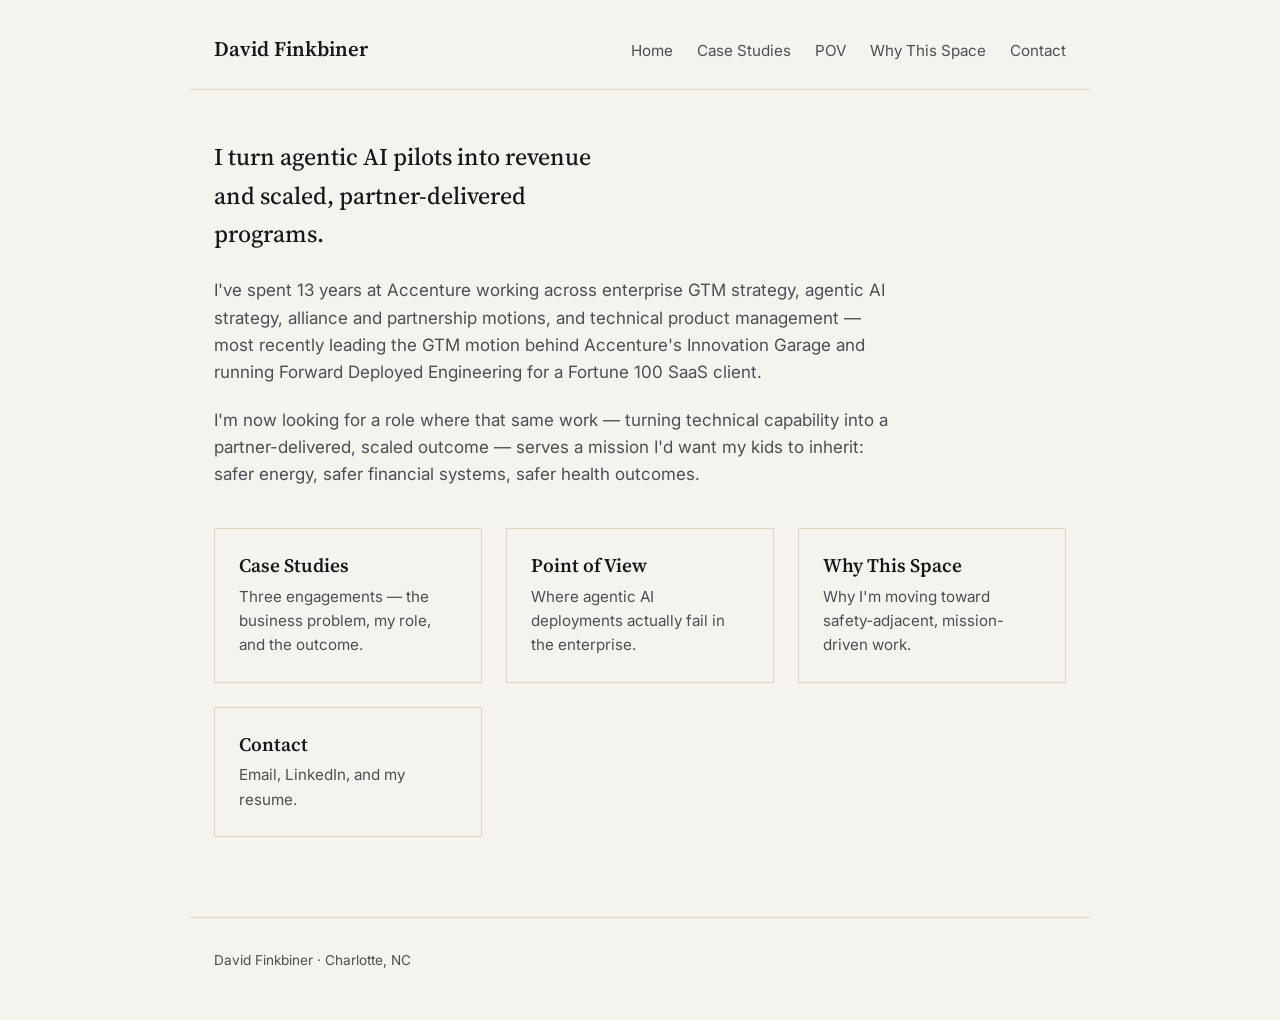
<file: index.html>
<!DOCTYPE html>
<html lang="en">
<head>
<meta charset="UTF-8">
<meta name="viewport" content="width=device-width, initial-scale=1.0">
<title>David Finkbiner</title>
<meta name="description" content="David Finkbiner — enterprise GTM strategy and agentic AI deployment.">
<link rel="preconnect" href="https://fonts.googleapis.com">
<link href="https://fonts.googleapis.com/css2?family=Source+Serif+4:wght@500;600&family=Inter:wght@400;500&display=swap" rel="stylesheet">
<link rel="stylesheet" href="css/style.css">
</head>
<body>
<header class="site-header">
  <span class="name">David Finkbiner</span>
  <nav>
    <a href="index.html">Home</a>
    <a href="case-studies/index.html">Case Studies</a>
    <a href="pov.html">POV</a>
    <a href="why.html">Why This Space</a>
    <a href="contact.html">Contact</a>
  </nav>
</header>

<main>
  <p class="hero-thesis">I turn agentic AI pilots into revenue and scaled, partner-delivered programs.</p>

  <div class="bio">
    <p>I've spent 13 years at Accenture working across enterprise GTM strategy, agentic AI strategy, alliance and partnership motions, and technical product management — most recently leading the GTM motion behind Accenture's Innovation Garage and running Forward Deployed Engineering for a Fortune 100 SaaS client.</p>
    <p>I'm now looking for a role where that same work — turning technical capability into a partner-delivered, scaled outcome — serves a mission I'd want my kids to inherit: safer energy, safer financial systems, safer health outcomes.</p>
  </div>

  <div class="card-grid">
    <a class="nav-card" href="case-studies/index.html">
      <h3>Case Studies</h3>
      <p>Three engagements — the business problem, my role, and the outcome.</p>
    </a>
    <a class="nav-card" href="pov.html">
      <h3>Point of View</h3>
      <p>Where agentic AI deployments actually fail in the enterprise.</p>
    </a>
    <a class="nav-card" href="why.html">
      <h3>Why This Space</h3>
      <p>Why I'm moving toward safety-adjacent, mission-driven work.</p>
    </a>
    <a class="nav-card" href="contact.html">
      <h3>Contact</h3>
      <p>Email, LinkedIn, and my resume.</p>
    </a>
  </div>
</main>

<footer>David Finkbiner &middot; Charlotte, NC</footer>
</body>
</html>
</file>
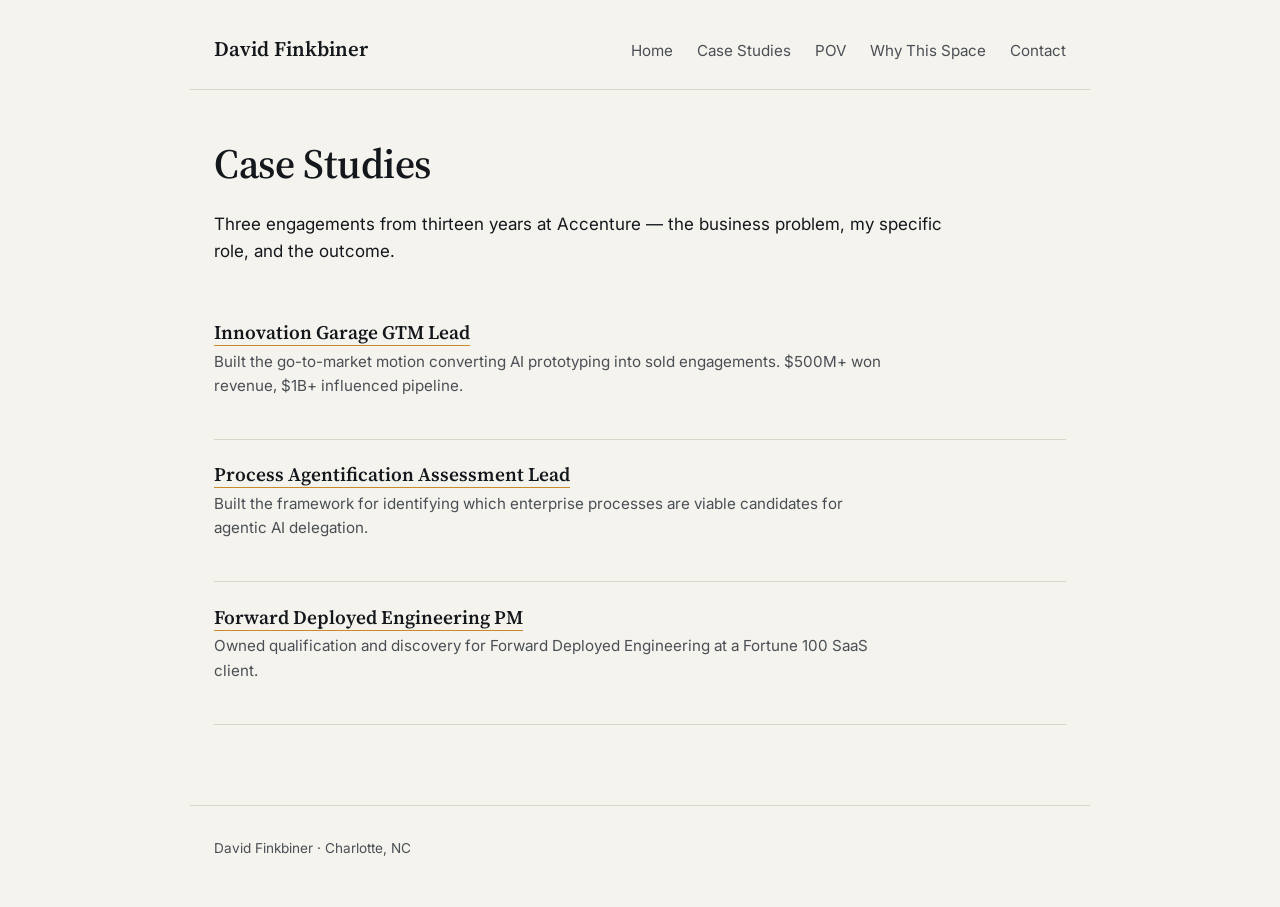
<file: case-studies/index.html>
<!DOCTYPE html>
<html lang="en">
<head>
<meta charset="UTF-8">
<meta name="viewport" content="width=device-width, initial-scale=1.0">
<title>Case Studies — David Finkbiner</title>
<link rel="preconnect" href="https://fonts.googleapis.com">
<link href="https://fonts.googleapis.com/css2?family=Source+Serif+4:wght@500;600&family=Inter:wght@400;500&display=swap" rel="stylesheet">
<link rel="stylesheet" href="../css/style.css">
</head>
<body>
<header class="site-header">
  <span class="name">David Finkbiner</span>
  <nav>
    <a href="../index.html">Home</a>
    <a href="index.html">Case Studies</a>
    <a href="../pov.html">POV</a>
    <a href="../why.html">Why This Space</a>
    <a href="../contact.html">Contact</a>
  </nav>
</header>

<main>
  <h1>Case Studies</h1>
  <p>Three engagements from thirteen years at Accenture — the business problem, my specific role, and the outcome.</p>

  <div class="case-index-list">
    <div class="case-index-item">
      <h3><a href="innovation-garage.html">Innovation Garage GTM Lead</a></h3>
      <p>Built the go-to-market motion converting AI prototyping into sold engagements. $500M+ won revenue, $1B+ influenced pipeline.</p>
    </div>
    <div class="case-index-item">
      <h3><a href="process-agentification.html">Process Agentification Assessment Lead</a></h3>
      <p>Built the framework for identifying which enterprise processes are viable candidates for agentic AI delegation.</p>
    </div>
    <div class="case-index-item">
      <h3><a href="fde-poc.html">Forward Deployed Engineering PM</a></h3>
      <p>Owned qualification and discovery for Forward Deployed Engineering at a Fortune 100 SaaS client.</p>
    </div>
  </div>
</main>

<footer>David Finkbiner &middot; Charlotte, NC</footer>
</body>
</html>
</file>
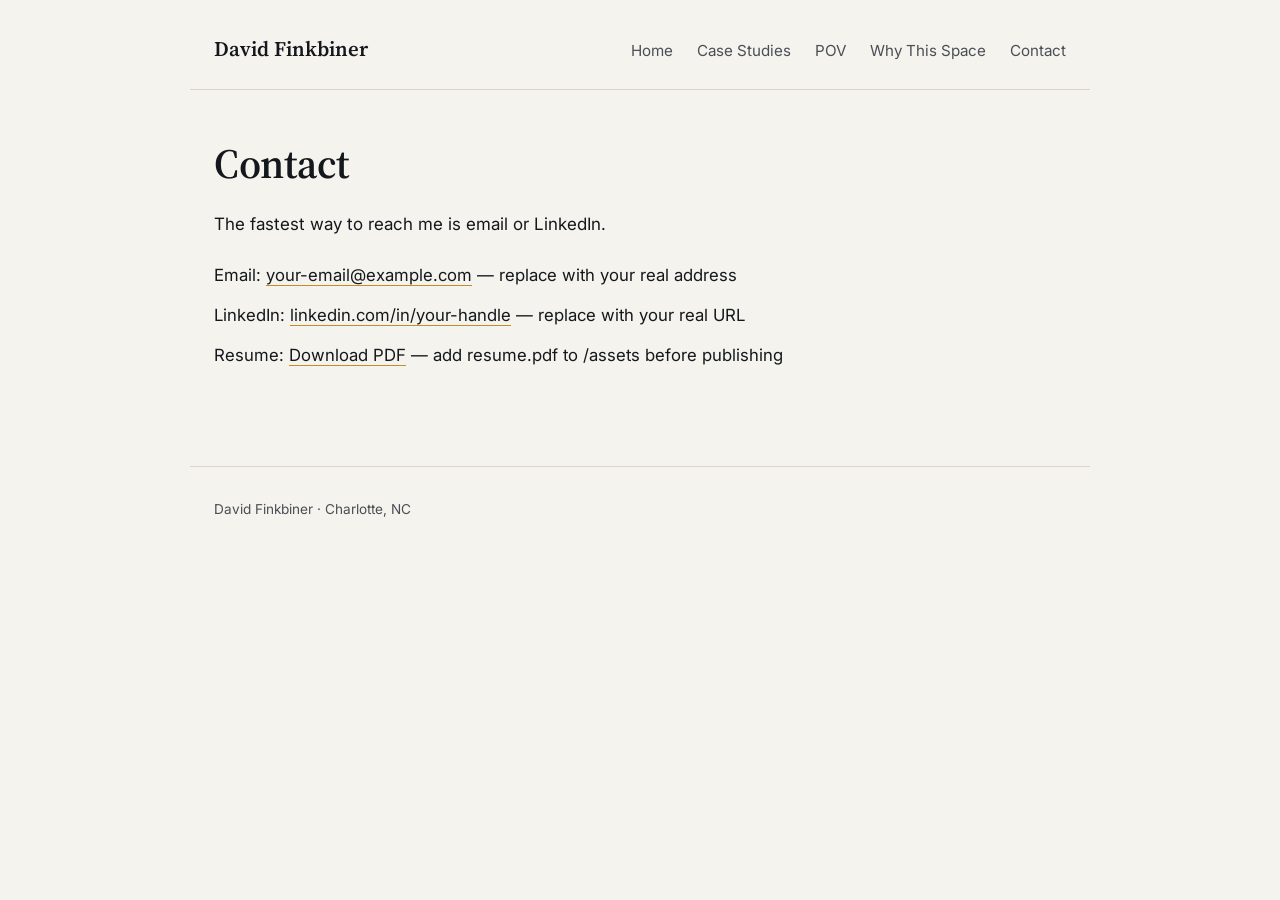
<file: contact.html>
<!DOCTYPE html>
<html lang="en">
<head>
<meta charset="UTF-8">
<meta name="viewport" content="width=device-width, initial-scale=1.0">
<title>Contact — David Finkbiner</title>
<link rel="preconnect" href="https://fonts.googleapis.com">
<link href="https://fonts.googleapis.com/css2?family=Source+Serif+4:wght@500;600&family=Inter:wght@400;500&display=swap" rel="stylesheet">
<link rel="stylesheet" href="css/style.css">
</head>
<body>
<header class="site-header">
  <span class="name">David Finkbiner</span>
  <nav>
    <a href="index.html">Home</a>
    <a href="case-studies/index.html">Case Studies</a>
    <a href="pov.html">POV</a>
    <a href="why.html">Why This Space</a>
    <a href="contact.html">Contact</a>
  </nav>
</header>

<main>
  <h1>Contact</h1>
  <p>The fastest way to reach me is email or LinkedIn.</p>
  <ul class="contact-list">
    <li>Email: <a href="mailto:your-email@example.com">your-email@example.com</a> — replace with your real address</li>
    <li>LinkedIn: <a href="https://linkedin.com/in/your-handle">linkedin.com/in/your-handle</a> — replace with your real URL</li>
    <li>Resume: <a href="assets/resume.pdf">Download PDF</a> — add resume.pdf to /assets before publishing</li>
  </ul>
</main>

<footer>David Finkbiner &middot; Charlotte, NC</footer>
</body>
</html>
</file>
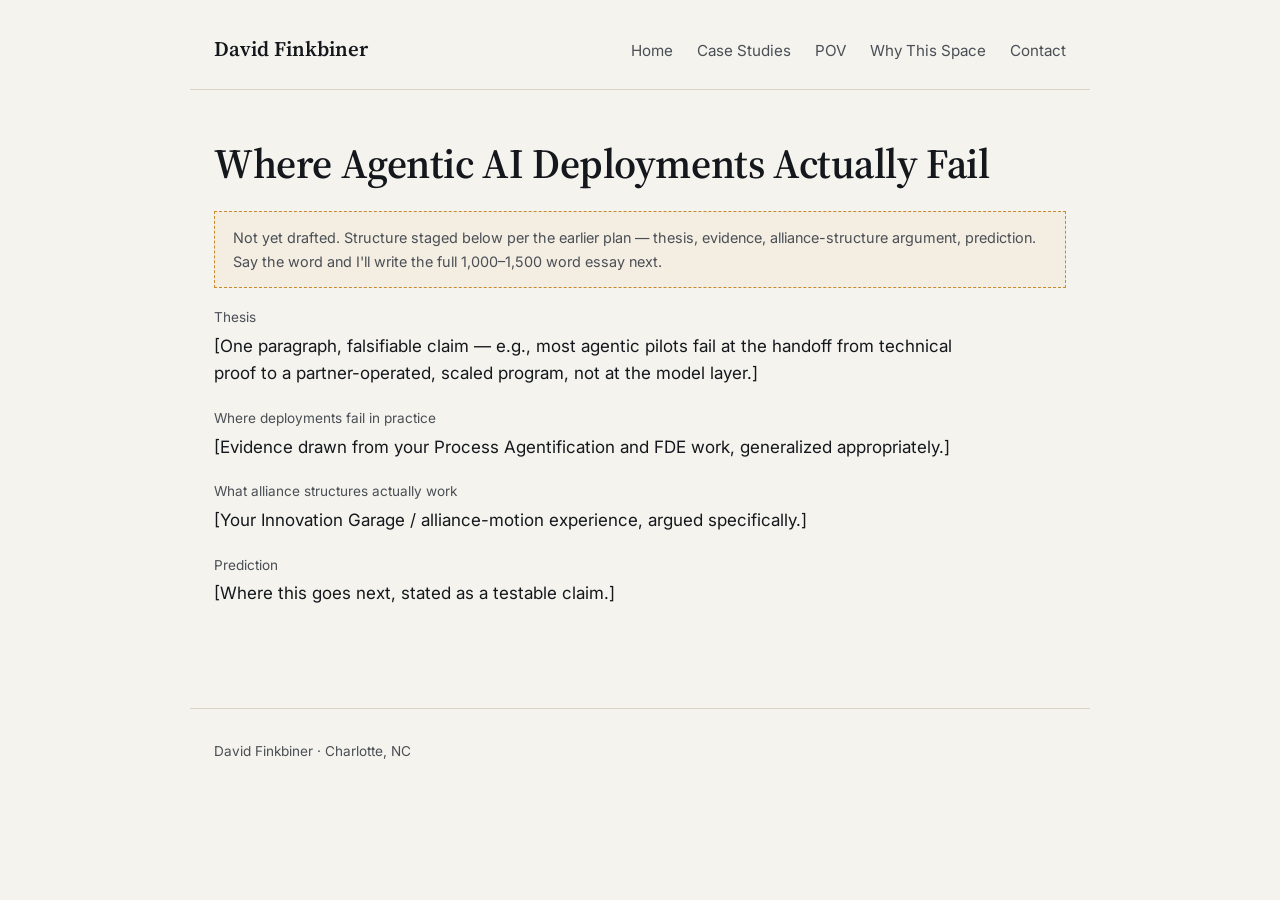
<file: pov.html>
<!DOCTYPE html>
<html lang="en">
<head>
<meta charset="UTF-8">
<meta name="viewport" content="width=device-width, initial-scale=1.0">
<title>Point of View — David Finkbiner</title>
<link rel="preconnect" href="https://fonts.googleapis.com">
<link href="https://fonts.googleapis.com/css2?family=Source+Serif+4:wght@500;600&family=Inter:wght@400;500&display=swap" rel="stylesheet">
<link rel="stylesheet" href="css/style.css">
</head>
<body>
<header class="site-header">
  <span class="name">David Finkbiner</span>
  <nav>
    <a href="index.html">Home</a>
    <a href="case-studies/index.html">Case Studies</a>
    <a href="pov.html">POV</a>
    <a href="why.html">Why This Space</a>
    <a href="contact.html">Contact</a>
  </nav>
</header>

<main>
  <h1>Where Agentic AI Deployments Actually Fail</h1>
  <div class="gap-flag">
    Not yet drafted. Structure staged below per the earlier plan — thesis, evidence, alliance-structure argument, prediction. Say the word and I'll write the full 1,000–1,500 word essay next.
  </div>
  <p class="section-label">Thesis</p>
  <p>[One paragraph, falsifiable claim — e.g., most agentic pilots fail at the handoff from technical proof to a partner-operated, scaled program, not at the model layer.]</p>
  <p class="section-label">Where deployments fail in practice</p>
  <p>[Evidence drawn from your Process Agentification and FDE work, generalized appropriately.]</p>
  <p class="section-label">What alliance structures actually work</p>
  <p>[Your Innovation Garage / alliance-motion experience, argued specifically.]</p>
  <p class="section-label">Prediction</p>
  <p>[Where this goes next, stated as a testable claim.]</p>
</main>

<footer>David Finkbiner &middot; Charlotte, NC</footer>
</body>
</html>
</file>
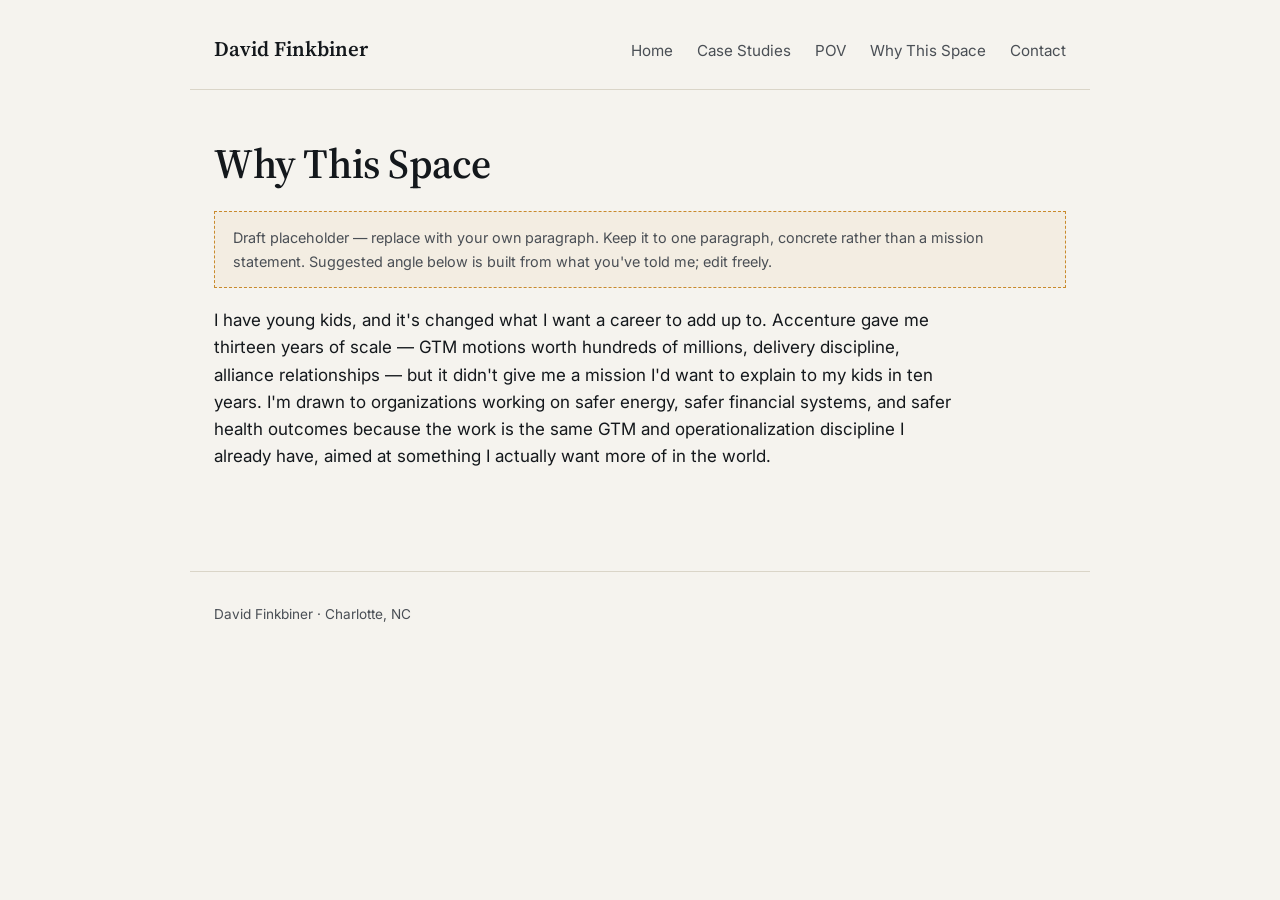
<file: why.html>
<!DOCTYPE html>
<html lang="en">
<head>
<meta charset="UTF-8">
<meta name="viewport" content="width=device-width, initial-scale=1.0">
<title>Why This Space — David Finkbiner</title>
<link rel="preconnect" href="https://fonts.googleapis.com">
<link href="https://fonts.googleapis.com/css2?family=Source+Serif+4:wght@500;600&family=Inter:wght@400;500&display=swap" rel="stylesheet">
<link rel="stylesheet" href="css/style.css">
</head>
<body>
<header class="site-header">
  <span class="name">David Finkbiner</span>
  <nav>
    <a href="index.html">Home</a>
    <a href="case-studies/index.html">Case Studies</a>
    <a href="pov.html">POV</a>
    <a href="why.html">Why This Space</a>
    <a href="contact.html">Contact</a>
  </nav>
</header>

<main>
  <h1>Why This Space</h1>
  <div class="gap-flag">
    Draft placeholder — replace with your own paragraph. Keep it to one paragraph, concrete rather than a mission statement. Suggested angle below is built from what you've told me; edit freely.
  </div>
  <p>I have young kids, and it's changed what I want a career to add up to. Accenture gave me thirteen years of scale — GTM motions worth hundreds of millions, delivery discipline, alliance relationships — but it didn't give me a mission I'd want to explain to my kids in ten years. I'm drawn to organizations working on safer energy, safer financial systems, and safer health outcomes because the work is the same GTM and operationalization discipline I already have, aimed at something I actually want more of in the world.</p>
</main>

<footer>David Finkbiner &middot; Charlotte, NC</footer>
</body>
</html>
</file>
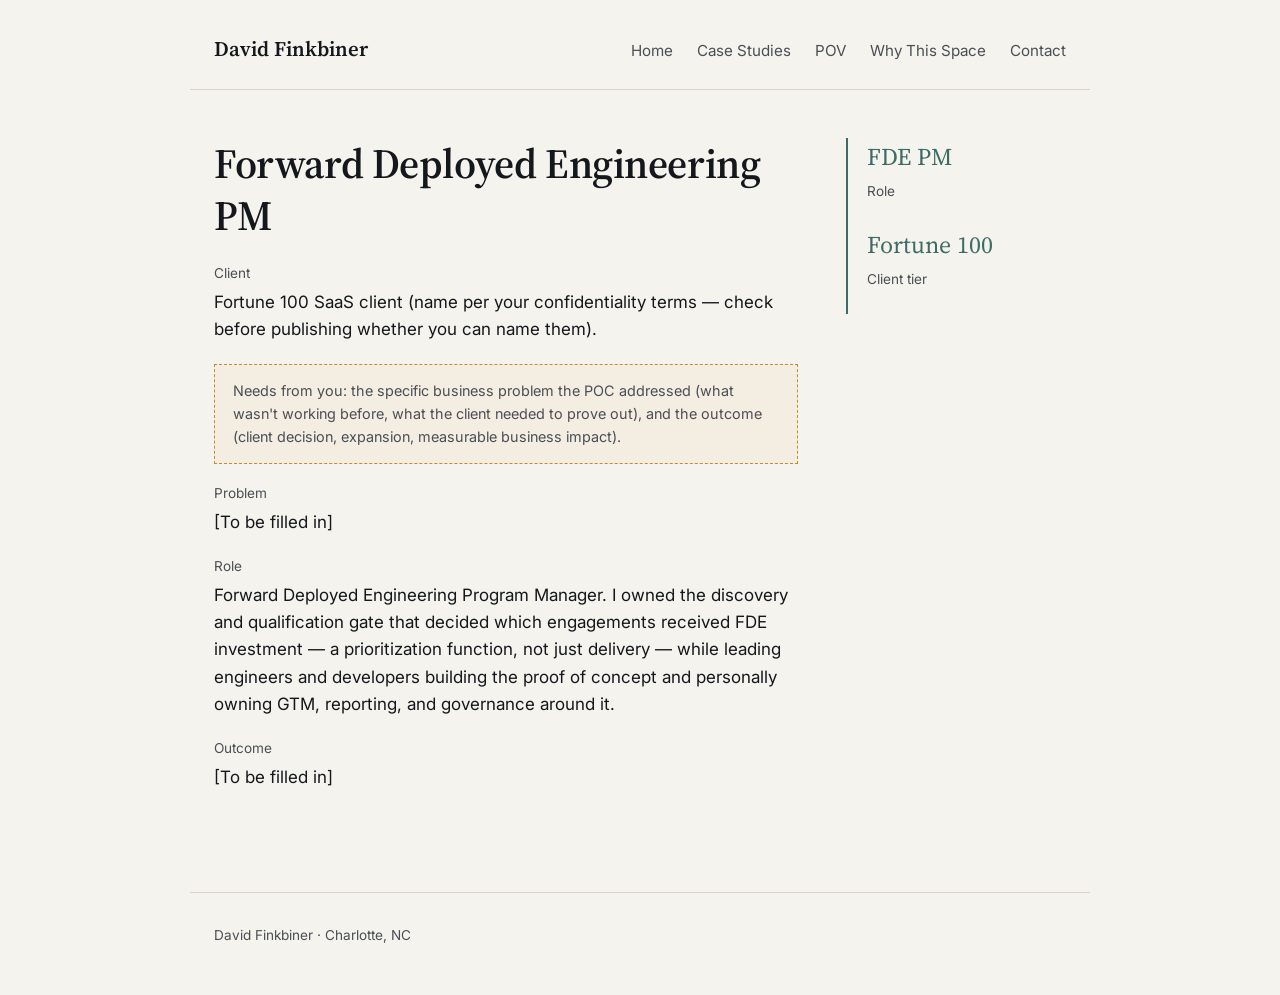
<file: case-studies/fde-poc.html>
<!DOCTYPE html>
<html lang="en">
<head>
<meta charset="UTF-8">
<meta name="viewport" content="width=device-width, initial-scale=1.0">
<title>Forward Deployed Engineering PM — David Finkbiner</title>
<link rel="preconnect" href="https://fonts.googleapis.com">
<link href="https://fonts.googleapis.com/css2?family=Source+Serif+4:wght@500;600&family=Inter:wght@400;500&display=swap" rel="stylesheet">
<link rel="stylesheet" href="../css/style.css">
</head>
<body>
<header class="site-header">
  <span class="name">David Finkbiner</span>
  <nav>
    <a href="../index.html">Home</a>
    <a href="index.html">Case Studies</a>
    <a href="../pov.html">POV</a>
    <a href="../why.html">Why This Space</a>
    <a href="../contact.html">Contact</a>
  </nav>
</header>

<main>
  <div class="case-layout">
    <div>
      <h1>Forward Deployed Engineering PM</h1>
      <p class="section-label">Client</p>
      <p>Fortune 100 SaaS client (name per your confidentiality terms — check before publishing whether you can name them).</p>

      <div class="gap-flag">
        Needs from you: the specific business problem the POC addressed (what wasn't working before, what the client needed to prove out), and the outcome (client decision, expansion, measurable business impact).
      </div>

      <p class="section-label">Problem</p>
      <p>[To be filled in]</p>

      <p class="section-label">Role</p>
      <p>Forward Deployed Engineering Program Manager. I owned the discovery and qualification gate that decided which engagements received FDE investment — a prioritization function, not just delivery — while leading engineers and developers building the proof of concept and personally owning GTM, reporting, and governance around it.</p>

      <p class="section-label">Outcome</p>
      <p>[To be filled in]</p>
    </div>

    <aside class="case-stats">
      <div class="stat"><span class="value">FDE PM</span><span class="label">Role</span></div>
      <div class="stat"><span class="value">Fortune 100</span><span class="label">Client tier</span></div>
    </aside>
  </div>
</main>

<footer>David Finkbiner &middot; Charlotte, NC</footer>
</body>
</html>
</file>
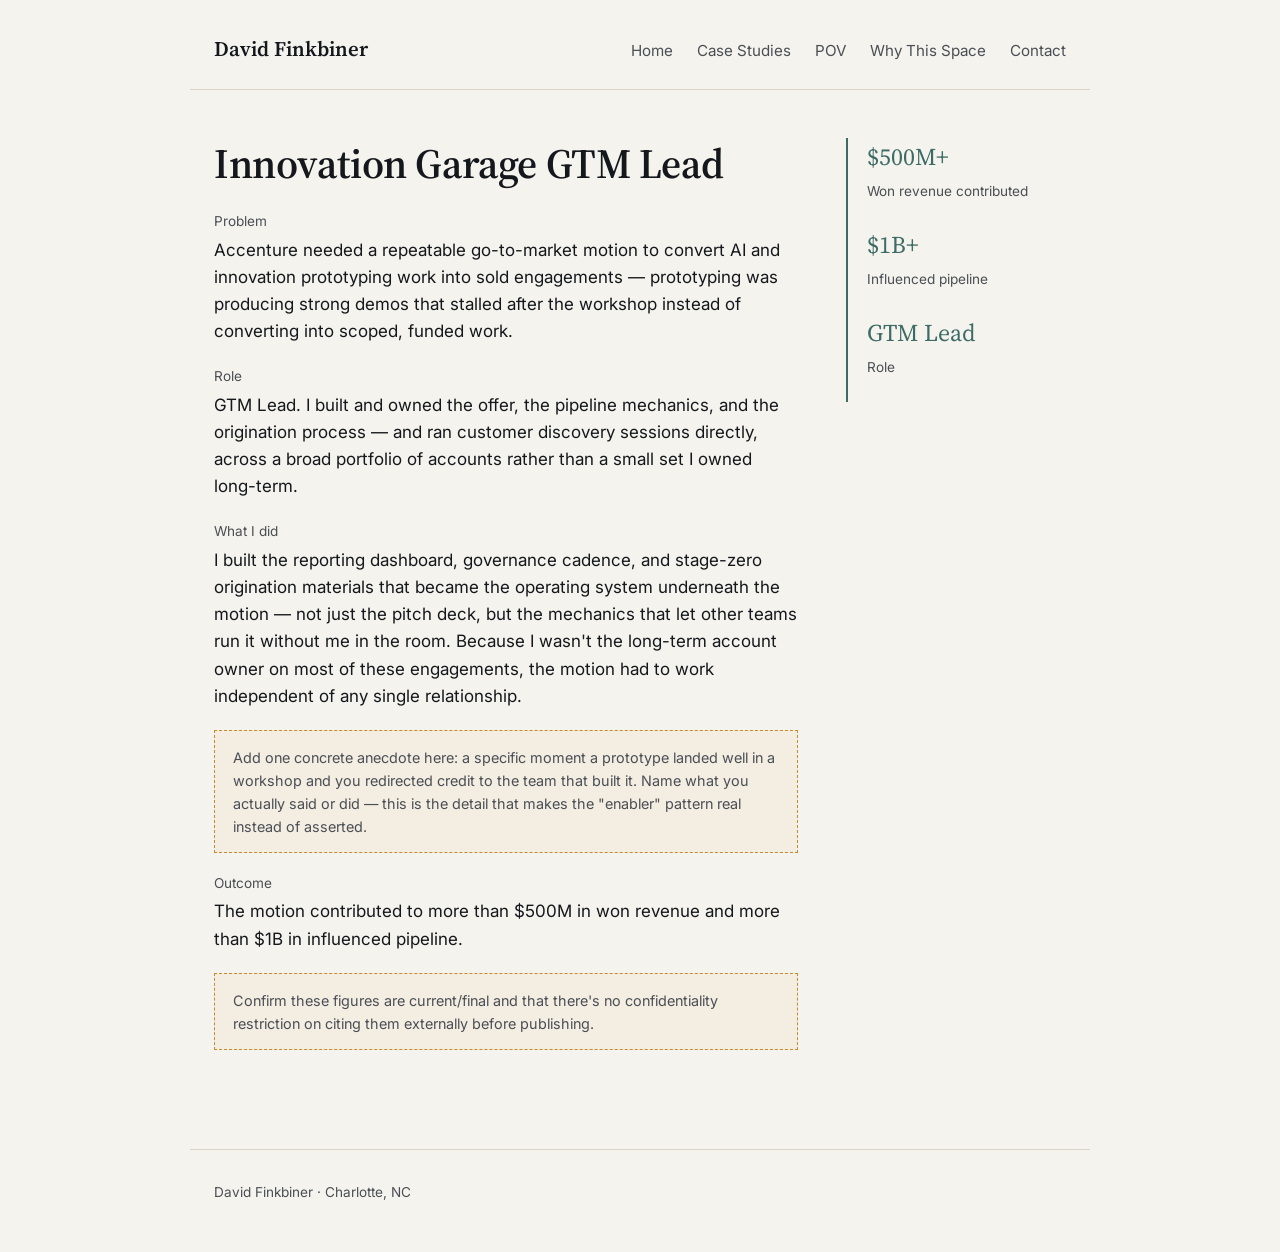
<file: case-studies/innovation-garage.html>
<!DOCTYPE html>
<html lang="en">
<head>
<meta charset="UTF-8">
<meta name="viewport" content="width=device-width, initial-scale=1.0">
<title>Innovation Garage GTM Lead — David Finkbiner</title>
<link rel="preconnect" href="https://fonts.googleapis.com">
<link href="https://fonts.googleapis.com/css2?family=Source+Serif+4:wght@500;600&family=Inter:wght@400;500&display=swap" rel="stylesheet">
<link rel="stylesheet" href="../css/style.css">
</head>
<body>
<header class="site-header">
  <span class="name">David Finkbiner</span>
  <nav>
    <a href="../index.html">Home</a>
    <a href="index.html">Case Studies</a>
    <a href="../pov.html">POV</a>
    <a href="../why.html">Why This Space</a>
    <a href="../contact.html">Contact</a>
  </nav>
</header>

<main>
  <div class="case-layout">
    <div>
      <h1>Innovation Garage GTM Lead</h1>

      <p class="section-label">Problem</p>
      <p>Accenture needed a repeatable go-to-market motion to convert AI and innovation prototyping work into sold engagements — prototyping was producing strong demos that stalled after the workshop instead of converting into scoped, funded work.</p>

      <p class="section-label">Role</p>
      <p>GTM Lead. I built and owned the offer, the pipeline mechanics, and the origination process — and ran customer discovery sessions directly, across a broad portfolio of accounts rather than a small set I owned long-term.</p>

      <p class="section-label">What I did</p>
      <p>I built the reporting dashboard, governance cadence, and stage-zero origination materials that became the operating system underneath the motion — not just the pitch deck, but the mechanics that let other teams run it without me in the room. Because I wasn't the long-term account owner on most of these engagements, the motion had to work independent of any single relationship.</p>

      <div class="gap-flag">
        Add one concrete anecdote here: a specific moment a prototype landed well in a workshop and you redirected credit to the team that built it. Name what you actually said or did — this is the detail that makes the "enabler" pattern real instead of asserted.
      </div>

      <p class="section-label">Outcome</p>
      <p>The motion contributed to more than $500M in won revenue and more than $1B in influenced pipeline.</p>
      <div class="gap-flag">Confirm these figures are current/final and that there's no confidentiality restriction on citing them externally before publishing.</div>
    </div>

    <aside class="case-stats">
      <div class="stat"><span class="value">$500M+</span><span class="label">Won revenue contributed</span></div>
      <div class="stat"><span class="value">$1B+</span><span class="label">Influenced pipeline</span></div>
      <div class="stat"><span class="value">GTM Lead</span><span class="label">Role</span></div>
    </aside>
  </div>
</main>

<footer>David Finkbiner &middot; Charlotte, NC</footer>
</body>
</html>
</file>
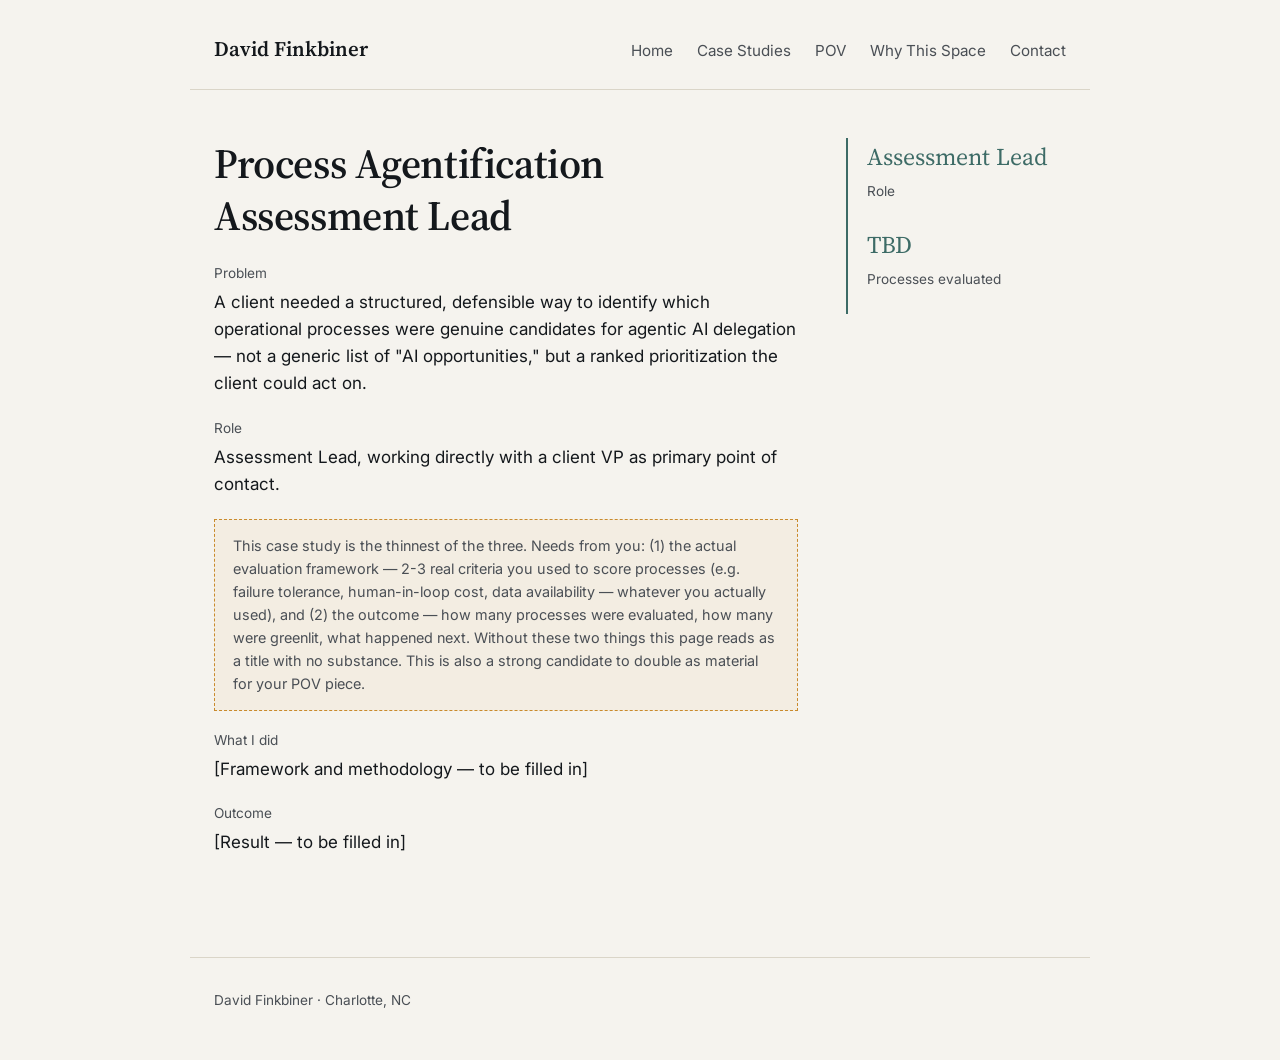
<file: case-studies/process-agentification.html>
<!DOCTYPE html>
<html lang="en">
<head>
<meta charset="UTF-8">
<meta name="viewport" content="width=device-width, initial-scale=1.0">
<title>Process Agentification Assessment Lead — David Finkbiner</title>
<link rel="preconnect" href="https://fonts.googleapis.com">
<link href="https://fonts.googleapis.com/css2?family=Source+Serif+4:wght@500;600&family=Inter:wght@400;500&display=swap" rel="stylesheet">
<link rel="stylesheet" href="../css/style.css">
</head>
<body>
<header class="site-header">
  <span class="name">David Finkbiner</span>
  <nav>
    <a href="../index.html">Home</a>
    <a href="index.html">Case Studies</a>
    <a href="../pov.html">POV</a>
    <a href="../why.html">Why This Space</a>
    <a href="../contact.html">Contact</a>
  </nav>
</header>

<main>
  <div class="case-layout">
    <div>
      <h1>Process Agentification Assessment Lead</h1>

      <p class="section-label">Problem</p>
      <p>A client needed a structured, defensible way to identify which operational processes were genuine candidates for agentic AI delegation — not a generic list of "AI opportunities," but a ranked prioritization the client could act on.</p>

      <p class="section-label">Role</p>
      <p>Assessment Lead, working directly with a client VP as primary point of contact.</p>

      <div class="gap-flag">
        This case study is the thinnest of the three. Needs from you: (1) the actual evaluation framework — 2-3 real criteria you used to score processes (e.g. failure tolerance, human-in-loop cost, data availability — whatever you actually used), and (2) the outcome — how many processes were evaluated, how many were greenlit, what happened next. Without these two things this page reads as a title with no substance. This is also a strong candidate to double as material for your POV piece.
      </div>

      <p class="section-label">What I did</p>
      <p>[Framework and methodology — to be filled in]</p>

      <p class="section-label">Outcome</p>
      <p>[Result — to be filled in]</p>
    </div>

    <aside class="case-stats">
      <div class="stat"><span class="value">Assessment Lead</span><span class="label">Role</span></div>
      <div class="stat"><span class="value">TBD</span><span class="label">Processes evaluated</span></div>
    </aside>
  </div>
</main>

<footer>David Finkbiner &middot; Charlotte, NC</footer>
</body>
</html>
</file>
<file: css/style.css>
:root {
  --ink: #14181C;
  --paper: #F5F3EE;
  --ochre: #C98A2C;
  --teal: #3D6B66;
  --line: #DAD5C8;
  --ink-soft: #4A4F55;
}

* { box-sizing: border-box; }

html { -webkit-text-size-adjust: 100%; }

body {
  margin: 0;
  background: var(--paper);
  color: var(--ink);
  font-family: 'Inter', -apple-system, BlinkMacSystemFont, sans-serif;
  font-size: 17px;
  line-height: 1.6;
}

h1, h2, h3, .serif {
  font-family: 'Source Serif 4', Georgia, serif;
  font-weight: 600;
  line-height: 1.25;
  margin: 0 0 0.5em;
}

h1 { font-size: 2.6rem; letter-spacing: -0.01em; }
h2 { font-size: 1.6rem; }
h3 { font-size: 1.2rem; }

p { margin: 0 0 1.2em; max-width: 68ch; }

a { color: var(--ink); text-decoration: none; border-bottom: 1px solid var(--ochre); }
a:hover { color: var(--ochre); }

.site-header {
  display: flex;
  justify-content: space-between;
  align-items: baseline;
  flex-wrap: wrap;
  gap: 1rem;
  padding: 2rem 1.5rem 1.5rem;
  max-width: 900px;
  margin: 0 auto;
  border-bottom: 1px solid var(--line);
}

.site-header .name {
  font-family: 'Source Serif 4', Georgia, serif;
  font-size: 1.3rem;
  font-weight: 600;
  border: none;
}

nav { display: flex; gap: 1.5rem; }

nav a {
  border: none;
  font-size: 0.95rem;
  color: var(--ink-soft);
  position: relative;
  padding-bottom: 2px;
}

nav a::after {
  content: '';
  position: absolute;
  left: 0; right: 100%;
  bottom: 0;
  height: 1px;
  background: var(--ochre);
  transition: right 0.2s ease;
}

nav a:hover { color: var(--ink); }
nav a:hover::after { right: 0; }

main {
  max-width: 900px;
  margin: 0 auto;
  padding: 3rem 1.5rem 5rem;
}

.hero-thesis {
  font-family: 'Source Serif 4', Georgia, serif;
  font-size: 1.5rem;
  font-weight: 500;
  color: var(--ink);
  max-width: 34ch;
  margin-bottom: 1.5rem;
}

.bio { max-width: 62ch; color: var(--ink-soft); }

.card-grid {
  display: grid;
  grid-template-columns: repeat(auto-fit, minmax(240px, 1fr));
  gap: 1.5rem;
  margin-top: 2.5rem;
}

.nav-card {
  border: 1px solid var(--line);
  padding: 1.5rem;
  display: block;
}

.nav-card:hover { border-color: var(--ochre); }

.nav-card h3 { margin-bottom: 0.4em; border: none; }
.nav-card p { margin: 0; font-size: 0.95rem; color: var(--ink-soft); }

.case-layout {
  display: grid;
  grid-template-columns: 1fr 220px;
  gap: 3rem;
}

@media (max-width: 700px) {
  .case-layout { grid-template-columns: 1fr; }
  h1 { font-size: 2rem; }
}

.case-stats {
  border-left: 2px solid var(--teal);
  padding-left: 1.2rem;
  align-self: start;
}

.stat { margin-bottom: 1.4rem; }
.stat .value {
  font-family: 'Source Serif 4', Georgia, serif;
  font-size: 1.5rem;
  color: var(--teal);
  display: block;
}
.stat .label { font-size: 0.85rem; color: var(--ink-soft); }

.section-label {
  font-size: 0.85rem;
  color: var(--ink-soft);
  margin-bottom: 0.3em;
}

.gap-flag {
  border: 1px dashed var(--ochre);
  padding: 0.9rem 1.1rem;
  font-size: 0.9rem;
  color: var(--ink-soft);
  margin: 1.2rem 0;
  background: rgba(201, 138, 44, 0.06);
}

.case-index-list { margin-top: 2rem; }
.case-index-item {
  padding: 1.4rem 0;
  border-bottom: 1px solid var(--line);
}
.case-index-item h3 { margin-bottom: 0.3em; }
.case-index-item p { color: var(--ink-soft); font-size: 0.95rem; }

.contact-list { list-style: none; padding: 0; margin-top: 1.5rem; }
.contact-list li { margin-bottom: 0.8rem; font-size: 1.05rem; }

footer {
  max-width: 900px;
  margin: 0 auto;
  padding: 2rem 1.5rem 3rem;
  color: var(--ink-soft);
  font-size: 0.85rem;
  border-top: 1px solid var(--line);
}

@media (prefers-reduced-motion: reduce) {
  nav a::after { transition: none; }
}

a:focus-visible, .nav-card:focus-visible {
  outline: 2px solid var(--ochre);
  outline-offset: 2px;
}
</file>
